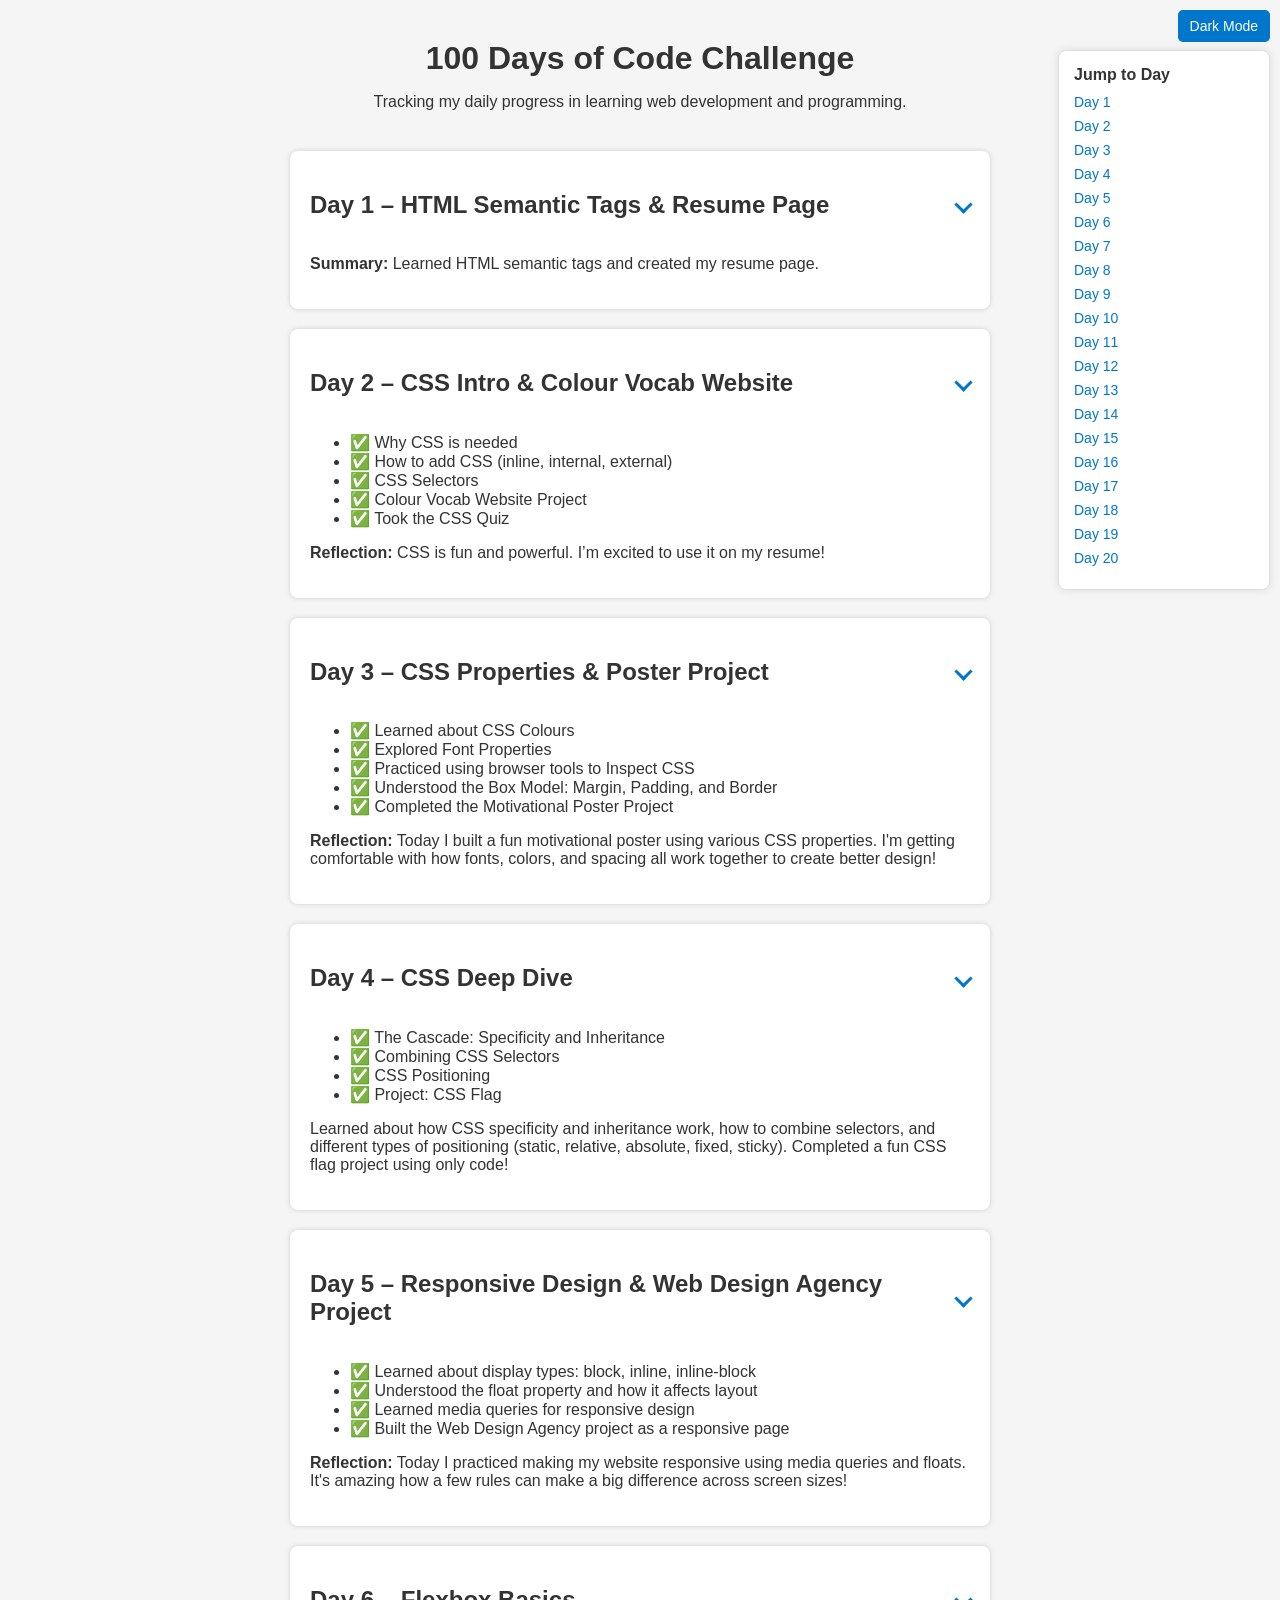
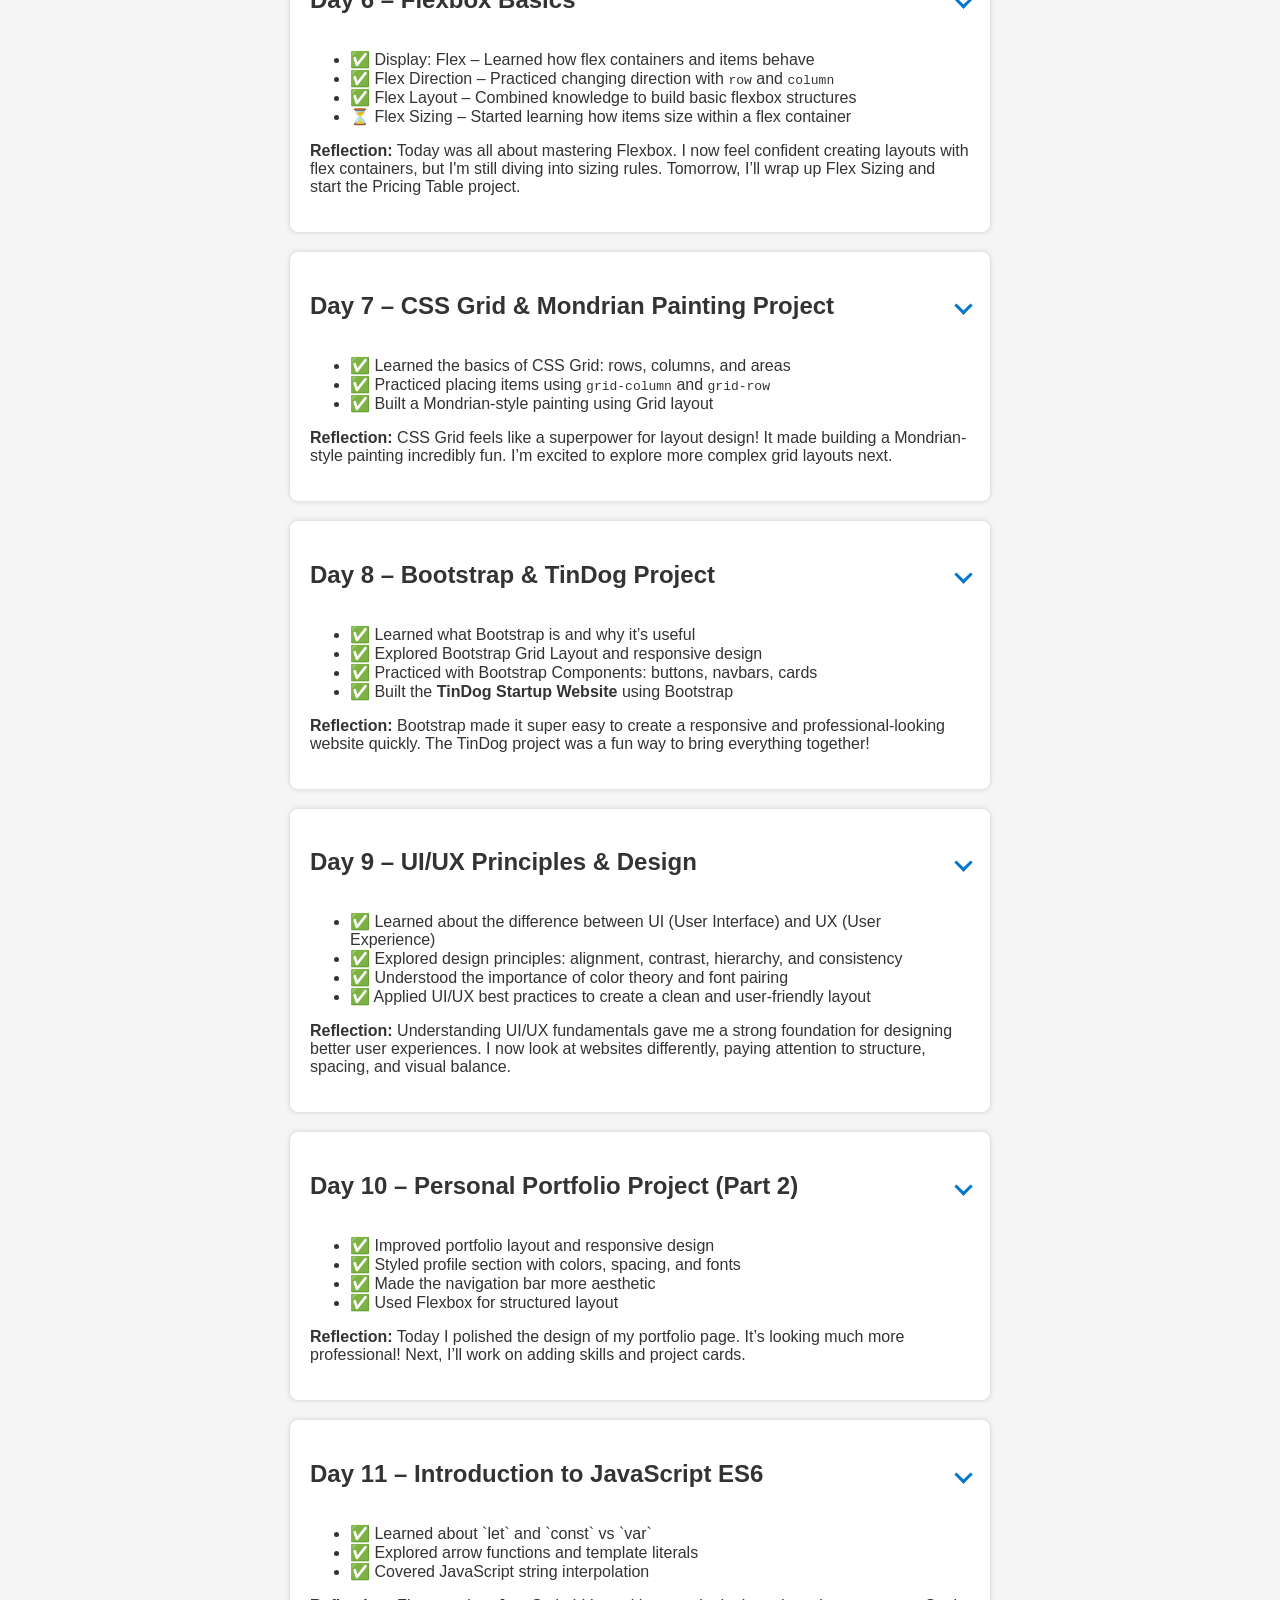
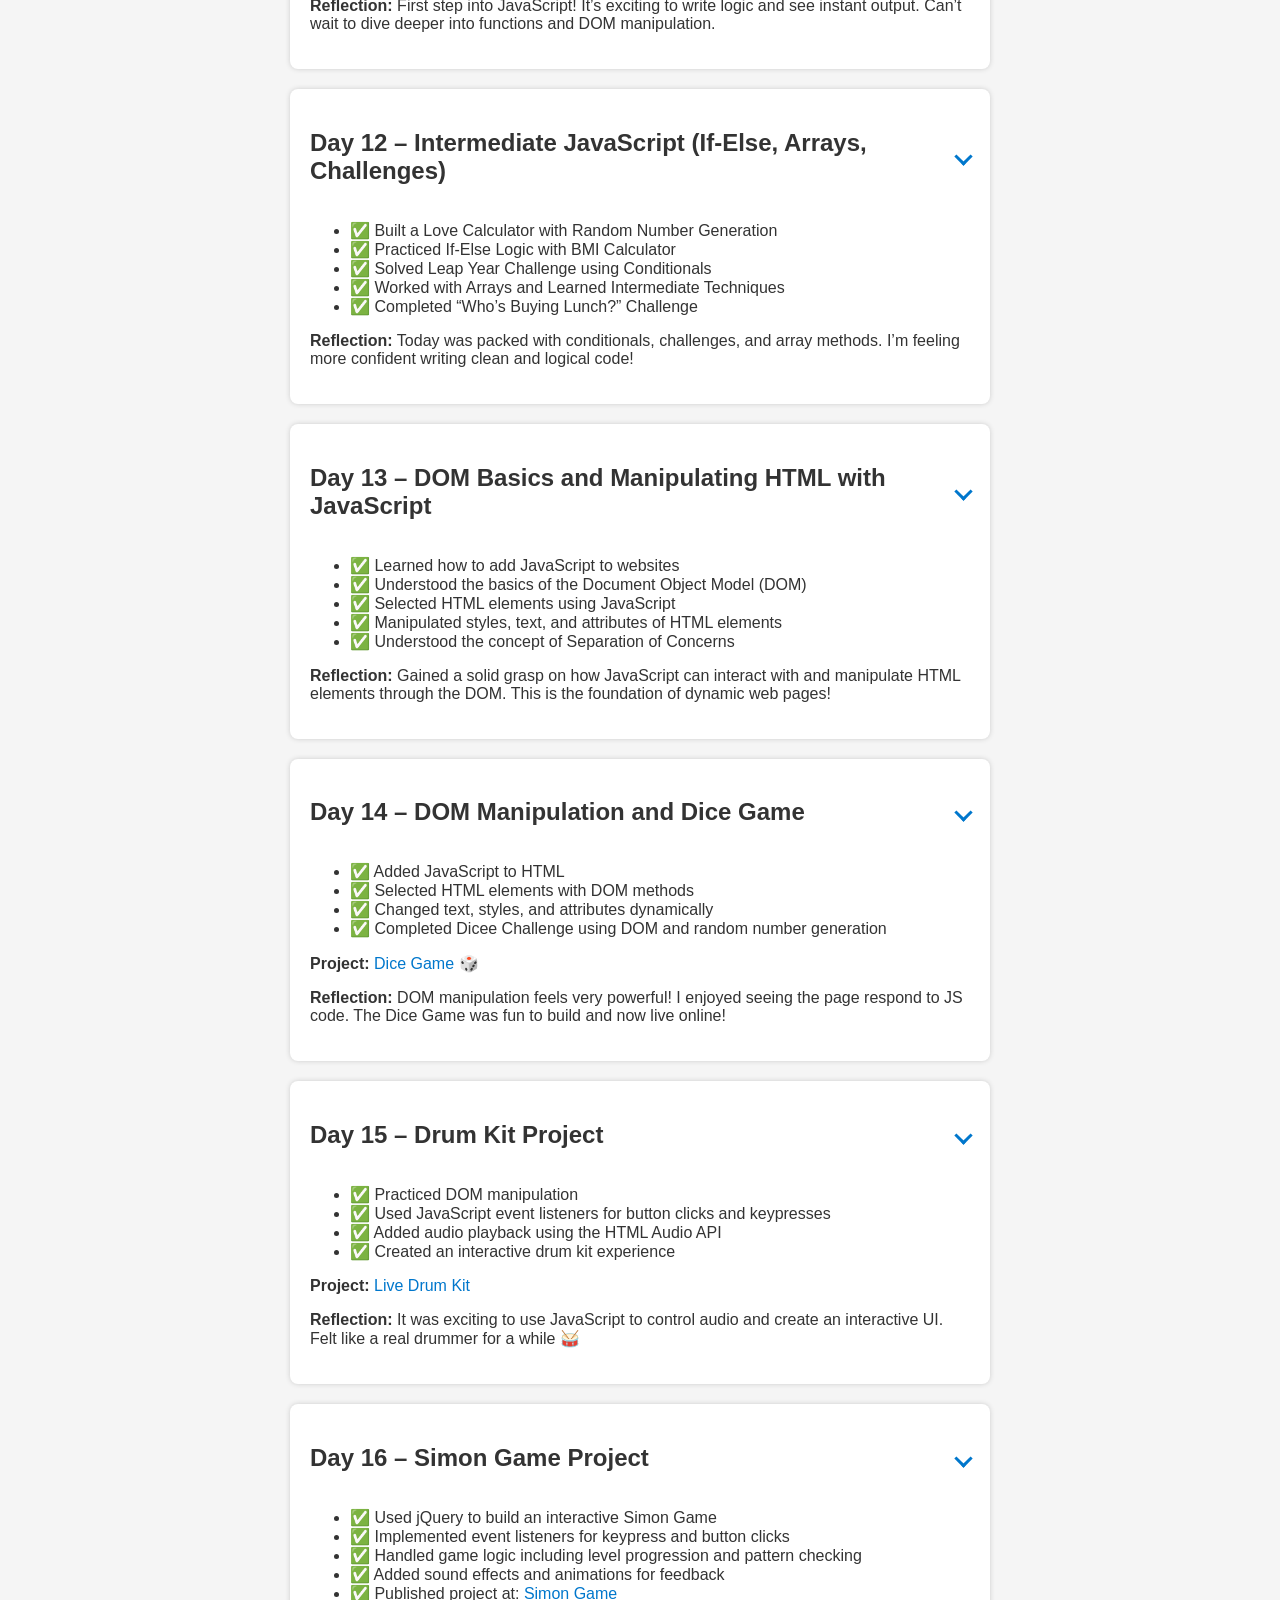
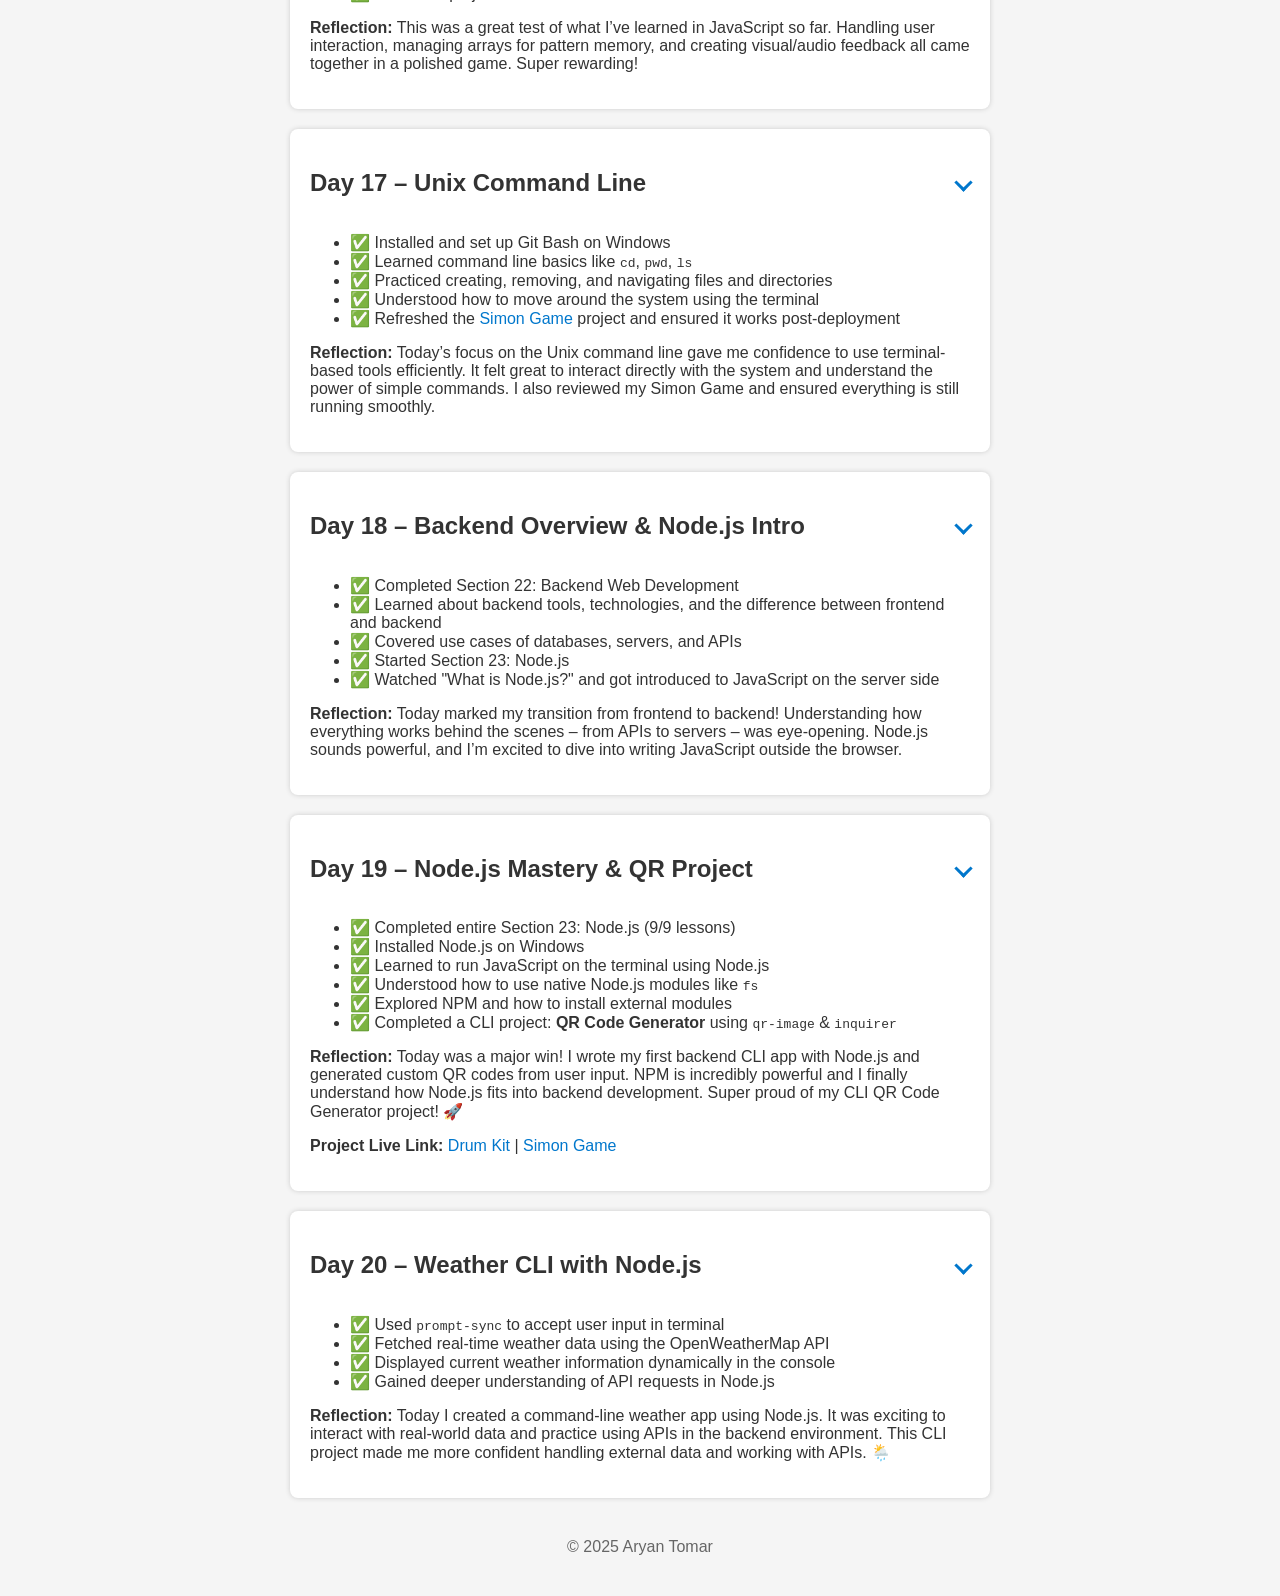
<file: index.html>
<!DOCTYPE html>
<html lang="en">
<head>
  <meta charset="UTF-8" />
  <meta name="viewport" content="width=device-width, initial-scale=1" />
  <title>100 Days of Code - Aryan Tomar</title>
  <style>
    /* Base styles */
    body {
      font-family: Arial, sans-serif;
      max-width: 700px;
      margin: 40px auto;
      padding: 0 20px;
      background: #f5f5f5;
      color: #333;
      transition: background 0.3s, color 0.3s;
    }

    header {
      text-align: center;
      margin-bottom: 40px;
    }

    a {
      color: #0077cc;
      text-decoration: none;
    }
    a:hover {
      text-decoration: underline;
    }

    h1 {
      margin-bottom: 10px;
    }

    /* Section styling */
    section {
      background: white;
      padding: 20px;
      border-radius: 8px;
      box-shadow: 0 0 5px #ccc;
      margin-bottom: 20px;
      transition: background 0.3s, color 0.3s;
    }

    hr {
      margin: 40px 0;
      border: none;
      border-top: 1px solid #ccc;
      transition: border-color 0.3s;
    }

    footer {
      text-align: center;
      margin-top: 40px;
      color: #666;
      transition: color 0.3s;
    }

    /* Collapsible day content */
    .day-content {
      max-height: 1000px; /* big enough for content */
      overflow: hidden;
      transition: max-height 0.4s ease;
    }

    .day-content.collapsed {
      max-height: 0;
      padding: 0;
      margin: 0;
      overflow: hidden;
      transition: max-height 0.4s ease;
    }

    /* Clickable day header */
    .day-header {
      cursor: pointer;
      user-select: none;
      display: flex;
      justify-content: space-between;
      align-items: center;
    }

    .day-header:hover {
      color: #0077cc;
    }

    /* Arrow for toggle */
    .arrow {
      border: solid #0077cc;
      border-width: 0 3px 3px 0;
      display: inline-block;
      padding: 5px;
      transform: rotate(45deg);
      transition: transform 0.3s ease;
      margin-left: 10px;
    }

    .collapsed .arrow {
      transform: rotate(-45deg);
    }

    /* Sidebar navigation */
    nav {
      position: fixed;
      top: 50px;
      right: 10px;
      width: 180px;
      background: #fff;
      border: 1px solid #ddd;
      border-radius: 8px;
      box-shadow: 0 0 10px rgba(0,0,0,0.1);
      padding: 15px;
      font-size: 14px;
      max-height: 80vh;
      overflow-y: auto;
      transition: background 0.3s, color 0.3s, border-color 0.3s;
    }

    nav h3 {
      margin-top: 0;
      font-size: 16px;
      margin-bottom: 10px;
    }

    nav a {
      display: block;
      margin-bottom: 8px;
      color: #0077cc;
    }
    nav a:hover {
      text-decoration: underline;
    }

    /* Dark mode styles */
    body.dark {
      background: #121212;
      color: #e0e0e0;
    }
    body.dark section {
      background: #1e1e1e;
      color: #e0e0e0;
      box-shadow: 0 0 10px #222;
    }
    body.dark hr {
      border-top-color: #444;
    }
    body.dark footer {
      color: #888;
    }
    body.dark nav {
      background: #222;
      border-color: #444;
      color: #ccc;
    }
    body.dark nav a {
      color: #66aaff;
    }
    body.dark nav a:hover {
      text-decoration: underline;
    }
    body.dark .day-header:hover {
      color: #66aaff;
    }
    body.dark .arrow {
      border-color: #66aaff;
    }

    /* Dark mode toggle button */
    #darkModeToggle {
      position: fixed;
      top: 10px;
      right: 10px;
      background: #0077cc;
      border: none;
      color: white;
      padding: 8px 12px;
      font-size: 14px;
      border-radius: 5px;
      cursor: pointer;
      transition: background 0.3s;
      z-index: 1000;
    }
    #darkModeToggle:hover {
      background: #005fa3;
    }

    /* Responsive adjustments */
    @media (max-width: 800px) {
      nav {
        position: static;
        width: 100%;
        max-height: none;
        margin-bottom: 20px;
        border: none;
        box-shadow: none;
        padding: 0;
      }
      #darkModeToggle {
        position: static;
        margin-bottom: 20px;
      }
      body {
        max-width: 95%;
        margin: 20px auto;
        padding: 0 10px;
      }
    }
  </style>
</head>
<body>
  <button id="darkModeToggle" aria-pressed="false">Dark Mode</button>

  <header>
    <h1>100 Days of Code Challenge</h1>
    <p>Tracking my daily progress in learning web development and programming.</p>
  </header>

  <nav aria-label="Day navigation">
    <h3>Jump to Day</h3>
    <a href="#day1">Day 1</a>
    <a href="#day2">Day 2</a>
    <a href="#day3">Day 3</a>
    <a href="#day4">Day 4</a>
    <a href="#day5">Day 5</a>
    <a href="#day6">Day 6</a>
    <a href="#day7">Day 7</a>
    <a href="#day8">Day 8</a>
    <a href="#day9">Day 9</a>
    <a href="#day10">Day 10</a>
    <a href="#day11">Day 11</a>
    <a href="#day12">Day 12</a>
    <a href="#day13">Day 13</a>
    <a href="#day14">Day 14</a>
    <a href="#day15">Day 15</a>
    <a href="#day16">Day 16</a>
    <a href="#day17">Day 17</a>
    <a href="#day18">Day 18</a>
    <a href="#day19">Day 19</a>
    <a href="#day20">Day 20</a>
  </nav>

  <section id="day1">
    <div class="day-header" tabindex="0" role="button" aria-expanded="true" aria-controls="content-day1">
      <h2>Day 1 – HTML Semantic Tags & Resume Page</h2>
      <span class="arrow"></span>
    </div>
    <div class="day-content" id="content-day1">
      <p><strong>Summary:</strong> Learned HTML semantic tags and created my resume page.</p>
    </div>
  </section>

  <section id="day2">
    <div class="day-header" tabindex="0" role="button" aria-expanded="true" aria-controls="content-day2">
      <h2>Day 2 – CSS Intro & Colour Vocab Website</h2>
      <span class="arrow"></span>
    </div>
    <div class="day-content" id="content-day2">
      <ul>
        <li>✅ Why CSS is needed</li>
        <li>✅ How to add CSS (inline, internal, external)</li>
        <li>✅ CSS Selectors</li>
        <li>✅ Colour Vocab Website Project</li>
        <li>✅ Took the CSS Quiz</li>
      </ul>
      <p><strong>Reflection:</strong> CSS is fun and powerful. I’m excited to use it on my resume!</p>
    </div>
  </section>

  <section id="day3">
    <div class="day-header" tabindex="0" role="button" aria-expanded="true" aria-controls="content-day3">
      <h2>Day 3 – CSS Properties & Poster Project</h2>
      <span class="arrow"></span>
    </div>
    <div class="day-content" id="content-day3">
      <ul>
        <li>✅ Learned about CSS Colours</li>
        <li>✅ Explored Font Properties</li>
        <li>✅ Practiced using browser tools to Inspect CSS</li>
        <li>✅ Understood the Box Model: Margin, Padding, and Border</li>
        <li>✅ Completed the Motivational Poster Project</li>
      </ul>
      <p><strong>Reflection:</strong> Today I built a fun motivational poster using various CSS properties. I'm getting comfortable with how fonts, colors, and spacing all work together to create better design!</p>
    </div>
  </section>

  <section id="day4">
    <div class="day-header" tabindex="0" role="button" aria-expanded="true" aria-controls="content-day4">
      <h2>Day 4 – CSS Deep Dive</h2>
      <span class="arrow"></span>
    </div>
    <div class="day-content" id="content-day4">
      <ul>
        <li>✅ The Cascade: Specificity and Inheritance</li>
        <li>✅ Combining CSS Selectors</li>
        <li>✅ CSS Positioning</li>
        <li>✅ Project: CSS Flag</li>
      </ul>
      <p>
        Learned about how CSS specificity and inheritance work, how to combine selectors, and different types of positioning (static, relative, absolute, fixed, sticky). Completed a fun CSS flag project using only code!
      </p>
    </div>
  </section>

  <section id="day5">
  <div class="day-header" tabindex="0" role="button" aria-expanded="true" aria-controls="content-day5">
    <h2>Day 5 – Responsive Design & Web Design Agency Project</h2>
    <span class="arrow"></span>
  </div>
  <div class="day-content" id="content-day5">
    <ul>
      <li>✅ Learned about display types: block, inline, inline-block</li>
      <li>✅ Understood the float property and how it affects layout</li>
      <li>✅ Learned media queries for responsive design</li>
      <li>✅ Built the Web Design Agency project as a responsive page</li>
    </ul>
    <p><strong>Reflection:</strong> Today I practiced making my website responsive using media queries and floats. It's amazing how a few rules can make a big difference across screen sizes!</p>
  </div>
</section>

<section id="day6">
  <div class="day-header" tabindex="0" role="button" aria-expanded="true" aria-controls="content-day6">
    <h2>Day 6 – Flexbox Basics</h2>
    <span class="arrow"></span>
  </div>
  <div class="day-content" id="content-day6">
    <ul>
      <li>✅ Display: Flex – Learned how flex containers and items behave</li>
      <li>✅ Flex Direction – Practiced changing direction with <code>row</code> and <code>column</code></li>
      <li>✅ Flex Layout – Combined knowledge to build basic flexbox structures</li>
      <li>⏳ Flex Sizing – Started learning how items size within a flex container</li>
    </ul>
    <p><strong>Reflection:</strong> Today was all about mastering Flexbox. I now feel confident creating layouts with flex containers, but I'm still diving into sizing rules. Tomorrow, I’ll wrap up Flex Sizing and start the Pricing Table project.</p>
  </div>
</section>

  <section id="day7">
  <div class="day-header" tabindex="0" role="button" aria-expanded="true" aria-controls="content-day7">
    <h2>Day 7 – CSS Grid & Mondrian Painting Project</h2>
    <span class="arrow"></span>
  </div>
  <div class="day-content" id="content-day7">
    <ul>
      <li>✅ Learned the basics of CSS Grid: rows, columns, and areas</li>
      <li>✅ Practiced placing items using <code>grid-column</code> and <code>grid-row</code></li>
      <li>✅ Built a Mondrian-style painting using Grid layout</li>
    </ul>
    <p><strong>Reflection:</strong> CSS Grid feels like a superpower for layout design! It made building a Mondrian-style painting incredibly fun. I’m excited to explore more complex grid layouts next.</p>
  </div>
</section>

  <section id="day8">
  <div class="day-header" tabindex="0" role="button" aria-expanded="true" aria-controls="content-day8">
    <h2>Day 8 – Bootstrap & TinDog Project</h2>
    <span class="arrow"></span>
  </div>
  <div class="day-content" id="content-day8">
    <ul>
      <li>✅ Learned what Bootstrap is and why it’s useful</li>
      <li>✅ Explored Bootstrap Grid Layout and responsive design</li>
      <li>✅ Practiced with Bootstrap Components: buttons, navbars, cards</li>
      <li>✅ Built the <strong>TinDog Startup Website</strong> using Bootstrap</li>
    </ul>
    <p><strong>Reflection:</strong> Bootstrap made it super easy to create a responsive and professional-looking website quickly. The TinDog project was a fun way to bring everything together!</p>
  </div>
</section>

  <section id="day9">
  <div class="day-header" tabindex="0" role="button" aria-expanded="true" aria-controls="content-day9">
    <h2>Day 9 – UI/UX Principles & Design</h2>
    <span class="arrow"></span>
  </div>
  <div class="day-content" id="content-day9">
    <ul>
      <li>✅ Learned about the difference between UI (User Interface) and UX (User Experience)</li>
      <li>✅ Explored design principles: alignment, contrast, hierarchy, and consistency</li>
      <li>✅ Understood the importance of color theory and font pairing</li>
      <li>✅ Applied UI/UX best practices to create a clean and user-friendly layout</li>
    </ul>
    <p><strong>Reflection:</strong> Understanding UI/UX fundamentals gave me a strong foundation for designing better user experiences. I now look at websites differently, paying attention to structure, spacing, and visual balance.</p>
  </div>
</section>

  <section id="day10">
  <div class="day-header" tabindex="0" role="button" aria-expanded="true" aria-controls="content-day10">
    <h2>Day 10 – Personal Portfolio Project (Part 2)</h2>
    <span class="arrow"></span>
  </div>
  <div class="day-content" id="content-day10">
    <ul>
      <li>✅ Improved portfolio layout and responsive design</li>
      <li>✅ Styled profile section with colors, spacing, and fonts</li>
      <li>✅ Made the navigation bar more aesthetic</li>
      <li>✅ Used Flexbox for structured layout</li>
    </ul>
    <p><strong>Reflection:</strong> Today I polished the design of my portfolio page. It’s looking much more professional! Next, I’ll work on adding skills and project cards.</p>
  </div>
</section>

<section id="day11">
  <div class="day-header" tabindex="0" role="button" aria-expanded="true" aria-controls="content-day11">
    <h2>Day 11 – Introduction to JavaScript ES6</h2>
    <span class="arrow"></span>
  </div>
  <div class="day-content" id="content-day11">
    <ul>
      <li>✅ Learned about `let` and `const` vs `var`</li>
      <li>✅ Explored arrow functions and template literals</li>
      <li>✅ Covered JavaScript string interpolation</li>
    </ul>
    <p><strong>Reflection:</strong> First step into JavaScript! It’s exciting to write logic and see instant output. Can’t wait to dive deeper into functions and DOM manipulation.</p>
  </div>
</section>

  <section id="day12">
  <div class="day-header" tabindex="0" role="button" aria-expanded="true" aria-controls="content-day12">
    <h2>Day 12 – Intermediate JavaScript (If-Else, Arrays, Challenges)</h2>
    <span class="arrow"></span>
  </div>
  <div class="day-content" id="content-day12">
    <ul>
      <li>✅ Built a Love Calculator with Random Number Generation</li>
      <li>✅ Practiced If-Else Logic with BMI Calculator</li>
      <li>✅ Solved Leap Year Challenge using Conditionals</li>
      <li>✅ Worked with Arrays and Learned Intermediate Techniques</li>
      <li>✅ Completed “Who’s Buying Lunch?” Challenge</li>
    </ul>
    <p><strong>Reflection:</strong> Today was packed with conditionals, challenges, and array methods. I’m feeling more confident writing clean and logical code!</p>
  </div>
</section>

<section id="day13">
  <div class="day-header" tabindex="0" role="button" aria-expanded="true" aria-controls="content-day13">
    <h2>Day 13 – DOM Basics and Manipulating HTML with JavaScript</h2>
    <span class="arrow"></span>
  </div>
  <div class="day-content" id="content-day13">
    <ul>
      <li>✅ Learned how to add JavaScript to websites</li>
      <li>✅ Understood the basics of the Document Object Model (DOM)</li>
      <li>✅ Selected HTML elements using JavaScript</li>
      <li>✅ Manipulated styles, text, and attributes of HTML elements</li>
      <li>✅ Understood the concept of Separation of Concerns</li>
    </ul>
    <p><strong>Reflection:</strong> Gained a solid grasp on how JavaScript can interact with and manipulate HTML elements through the DOM. This is the foundation of dynamic web pages!</p>
  </div>
</section>

<section id="day14">
  <div class="day-header" tabindex="0" role="button" aria-expanded="true" aria-controls="content-day14">
    <h2>Day 14 – DOM Manipulation and Dice Game</h2>
    <span class="arrow"></span>
  </div>
  <div class="day-content" id="content-day14">
    <ul>
      <li>✅ Added JavaScript to HTML</li>
      <li>✅ Selected HTML elements with DOM methods</li>
      <li>✅ Changed text, styles, and attributes dynamically</li>
      <li>✅ Completed Dicee Challenge using DOM and random number generation</li>
    </ul>
    <p><strong>Project:</strong> <a href="https://aryantomar02.github.io/Dice-game/" target="_blank">Dice Game</a> 🎲</p>
    <p><strong>Reflection:</strong> DOM manipulation feels very powerful! I enjoyed seeing the page respond to JS code. The Dice Game was fun to build and now live online!</p>
  </div>
</section>


  <section id="day15">
  <div class="day-header" tabindex="0" role="button" aria-expanded="true" aria-controls="content-day15">
    <h2>Day 15 – Drum Kit Project</h2>
    <span class="arrow"></span>
  </div>
  <div class="day-content" id="content-day15">
    <ul>
      <li>✅ Practiced DOM manipulation</li>
      <li>✅ Used JavaScript event listeners for button clicks and keypresses</li>
      <li>✅ Added audio playback using the HTML Audio API</li>
      <li>✅ Created an interactive drum kit experience</li>
    </ul>
    <p><strong>Project:</strong> <a href="https://aryantomar02.github.io/Drum-Kit/" target="_blank">Live Drum Kit</a></p>
    <p><strong>Reflection:</strong> It was exciting to use JavaScript to control audio and create an interactive UI. Felt like a real drummer for a while 🥁</p>
  </div>
</section>

<section id="day16">
  <div class="day-header" tabindex="0" role="button" aria-expanded="true" aria-controls="content-day16">
    <h2>Day 16 – Simon Game Project</h2>
    <span class="arrow"></span>
  </div>
  <div class="day-content" id="content-day16">
    <ul>
      <li>✅ Used jQuery to build an interactive Simon Game</li>
      <li>✅ Implemented event listeners for keypress and button clicks</li>
      <li>✅ Handled game logic including level progression and pattern checking</li>
      <li>✅ Added sound effects and animations for feedback</li>
      <li>✅ Published project at: <a href="https://aryantomar02.github.io/Simon_Game/" target="_blank">Simon Game</a></li>
    </ul>
    <p><strong>Reflection:</strong> This was a great test of what I’ve learned in JavaScript so far. Handling user interaction, managing arrays for pattern memory, and creating visual/audio feedback all came together in a polished game. Super rewarding!</p>
  </div>
</section>


<section id="day17">
  <div class="day-header" tabindex="0" role="button" aria-expanded="true" aria-controls="content-day17">
    <h2>Day 17 – Unix Command Line</h2>
    <span class="arrow"></span>
  </div>
  <div class="day-content" id="content-day17">
    <ul>
      <li>✅ Installed and set up Git Bash on Windows</li>
      <li>✅ Learned command line basics like <code>cd</code>, <code>pwd</code>, <code>ls</code></li>
      <li>✅ Practiced creating, removing, and navigating files and directories</li>
      <li>✅ Understood how to move around the system using the terminal</li>
      <li>✅ Refreshed the <a href="https://aryantomar02.github.io/Simon_Game/" target="_blank">Simon Game</a> project and ensured it works post-deployment</li>
    </ul>
    <p><strong>Reflection:</strong> Today’s focus on the Unix command line gave me confidence to use terminal-based tools efficiently. It felt great to interact directly with the system and understand the power of simple commands. I also reviewed my Simon Game and ensured everything is still running smoothly.</p>
  </div>
</section>


  <section id="day18">
  <div class="day-header" tabindex="0" role="button" aria-expanded="true" aria-controls="content-day18">
    <h2>Day 18 – Backend Overview & Node.js Intro</h2>
    <span class="arrow"></span>
  </div>
  <div class="day-content" id="content-day18">
    <ul>
      <li>✅ Completed Section 22: Backend Web Development</li>
      <li>✅ Learned about backend tools, technologies, and the difference between frontend and backend</li>
      <li>✅ Covered use cases of databases, servers, and APIs</li>
      <li>✅ Started Section 23: Node.js</li>
      <li>✅ Watched "What is Node.js?" and got introduced to JavaScript on the server side</li>
    </ul>
    <p><strong>Reflection:</strong> Today marked my transition from frontend to backend! Understanding how everything works behind the scenes – from APIs to servers – was eye-opening. Node.js sounds powerful, and I’m excited to dive into writing JavaScript outside the browser.</p>
  </div>
</section>


  <section id="day19">
  <div class="day-header" tabindex="0" role="button" aria-expanded="true" aria-controls="content-day19">
    <h2>Day 19 – Node.js Mastery & QR Project</h2>
    <span class="arrow"></span>
  </div>
  <div class="day-content" id="content-day19">
    <ul>
      <li>✅ Completed entire Section 23: Node.js (9/9 lessons)</li>
      <li>✅ Installed Node.js on Windows</li>
      <li>✅ Learned to run JavaScript on the terminal using Node.js</li>
      <li>✅ Understood how to use native Node.js modules like <code>fs</code></li>
      <li>✅ Explored NPM and how to install external modules</li>
      <li>✅ Completed a CLI project: <strong>QR Code Generator</strong> using <code>qr-image</code> & <code>inquirer</code></li>
    </ul>
    <p><strong>Reflection:</strong> Today was a major win! I wrote my first backend CLI app with Node.js and generated custom QR codes from user input. NPM is incredibly powerful and I finally understand how Node.js fits into backend development. Super proud of my CLI QR Code Generator project! 🚀</p>
    <p><strong>Project Live Link:</strong> <a href="https://aryantomar02.github.io/Drum-Kit/" target="_blank">Drum Kit</a> | <a href="https://aryantomar02.github.io/Simon_Game/" target="_blank">Simon Game</a></p>
  </div>
</section>


  <section id="day20">
  <div class="day-header" tabindex="0" role="button" aria-expanded="true" aria-controls="content-day20">
    <h2>Day 20 – Weather CLI with Node.js</h2>
    <span class="arrow"></span>
  </div>
  <div class="day-content" id="content-day20">
    <ul>
      <li>✅ Used <code>prompt-sync</code> to accept user input in terminal</li>
      <li>✅ Fetched real-time weather data using the OpenWeatherMap API</li>
      <li>✅ Displayed current weather information dynamically in the console</li>
      <li>✅ Gained deeper understanding of API requests in Node.js</li>
    </ul>
    <p><strong>Reflection:</strong> Today I created a command-line weather app using Node.js. It was exciting to interact with real-world data and practice using APIs in the backend environment. This CLI project made me more confident handling external data and working with APIs. 🌦️</p>
  </div>
</section>


  
  
  <footer>
    <p>&copy; 2025 Aryan Tomar</p>
  </footer>

  <script>
    // Collapsible days
    document.querySelectorAll('.day-header').forEach(header => {
      header.addEventListener('click', () => {
        const content = header.nextElementSibling;
        const isCollapsed = content.classList.contains('collapsed');

        if (isCollapsed) {
          content.classList.remove('collapsed');
          header.setAttribute('aria-expanded', 'true');
          header.querySelector('.arrow').style.transform = 'rotate(45deg)';
        } else {
          content.classList.add('collapsed');
          header.setAttribute('aria-expanded', 'false');
          header.querySelector('.arrow').style.transform = 'rotate(-45deg)';
        }
      });

      // Allow keyboard toggling (Enter and Space)
      header.addEventListener('keydown', (e) => {
        if (e.key === 'Enter' || e.key === ' ') {
          e.preventDefault();
          header.click();
        }
      });
    });

    // Dark mode toggle
    const darkModeToggle = document.getElementById('darkModeToggle');
    const body = document.body;

    // Check localStorage for theme preference
    if (localStorage.getItem('darkMode') === 'enabled') {
      body.classList.add('dark');
      darkModeToggle.textContent = 'Light Mode';
      darkModeToggle.setAttribute('aria-pressed', 'true');
    }

    darkModeToggle.addEventListener('click', () => {
      if (body.classList.contains('dark')) {
        body.classList.remove('dark');
        darkModeToggle.textContent = 'Dark Mode';
        darkModeToggle.setAttribute('aria-pressed', 'false');
        localStorage.setItem('darkMode', 'disabled');
      } else {
        body.classList.add('dark');
        darkModeToggle.textContent = 'Light Mode';
        darkModeToggle.setAttribute('aria-pressed', 'true');
        localStorage.setItem('darkMode', 'enabled');
      }
    });

    // Smooth scrolling for nav links
    document.querySelectorAll('nav a').forEach(link => {
      link.addEventListener('click', e => {
        e.preventDefault();
        const targetId = link.getAttribute('href').substring(1);
        const target = document.getElementById(targetId);
        if (target) {
          target.scrollIntoView({ behavior: 'smooth' });
        }
      });
    });
  </script>
</body>
</html>
</file>
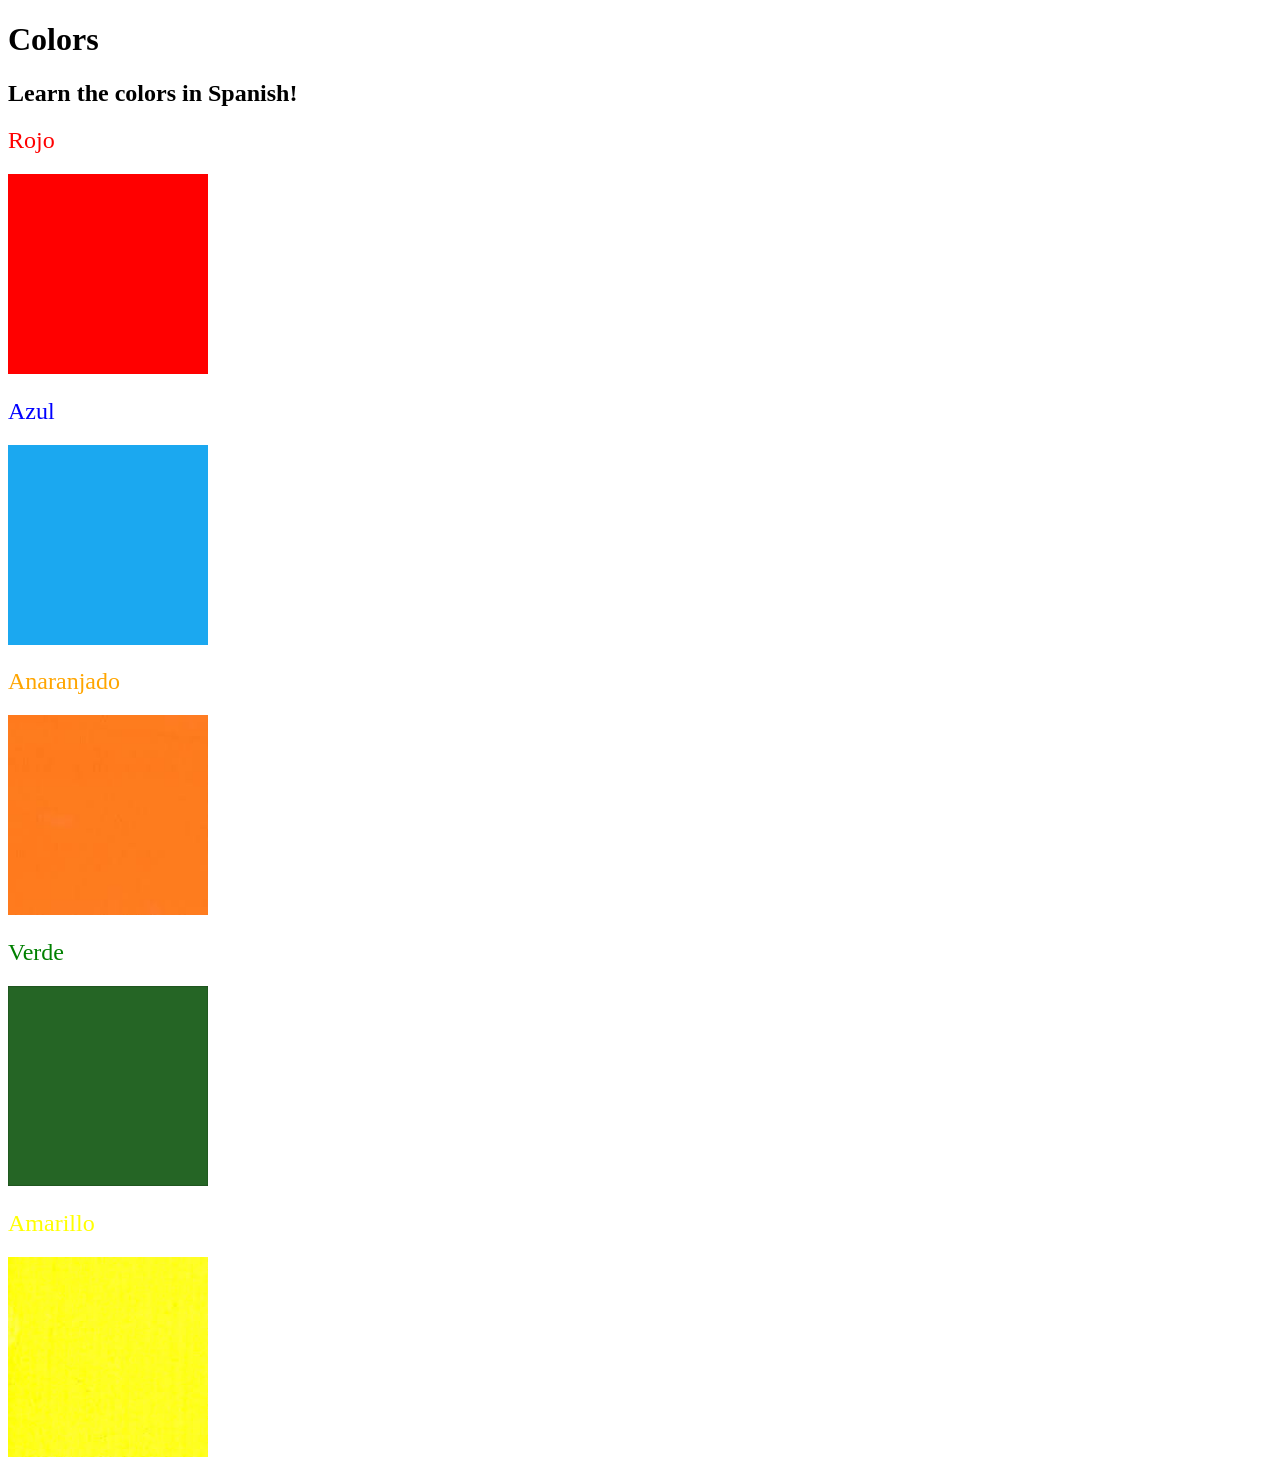
<file: Day02-CSS-Intro/index.html>
<!DOCTYPE html>
<html lang="en">
  <head>
    <meta charset="UTF-8" />
    <title>Spanish Vocabulary</title>
    <link rel="stylesheet" href="./style.css" />
  </head>

  <body>
    <h1>Colors</h1>
    <h2>Learn the colors in Spanish!</h2>
    <h2 class="color-title" id="red">Rojo</h2>
    <img src="./assets/images/red.png" alt="red" />

    <h2 class="color-title" id="blue">Azul</h2>
    <img src="./assets/images/blue.png" alt="blue" />

    <h2 class="color-title" id="orange">Anaranjado</h2>
    <img src="./assets/images/orange.png" alt="orange" />

    <h2 class="color-title" id="green">Verde</h2>
    <img src="./assets/images/green.png" alt="green" />

    <h2 class="color-title" id="yellow">Amarillo</h2>
    <img src="./assets/images/yellow.png" alt="yellow" />
  </body>
</html>
</file>
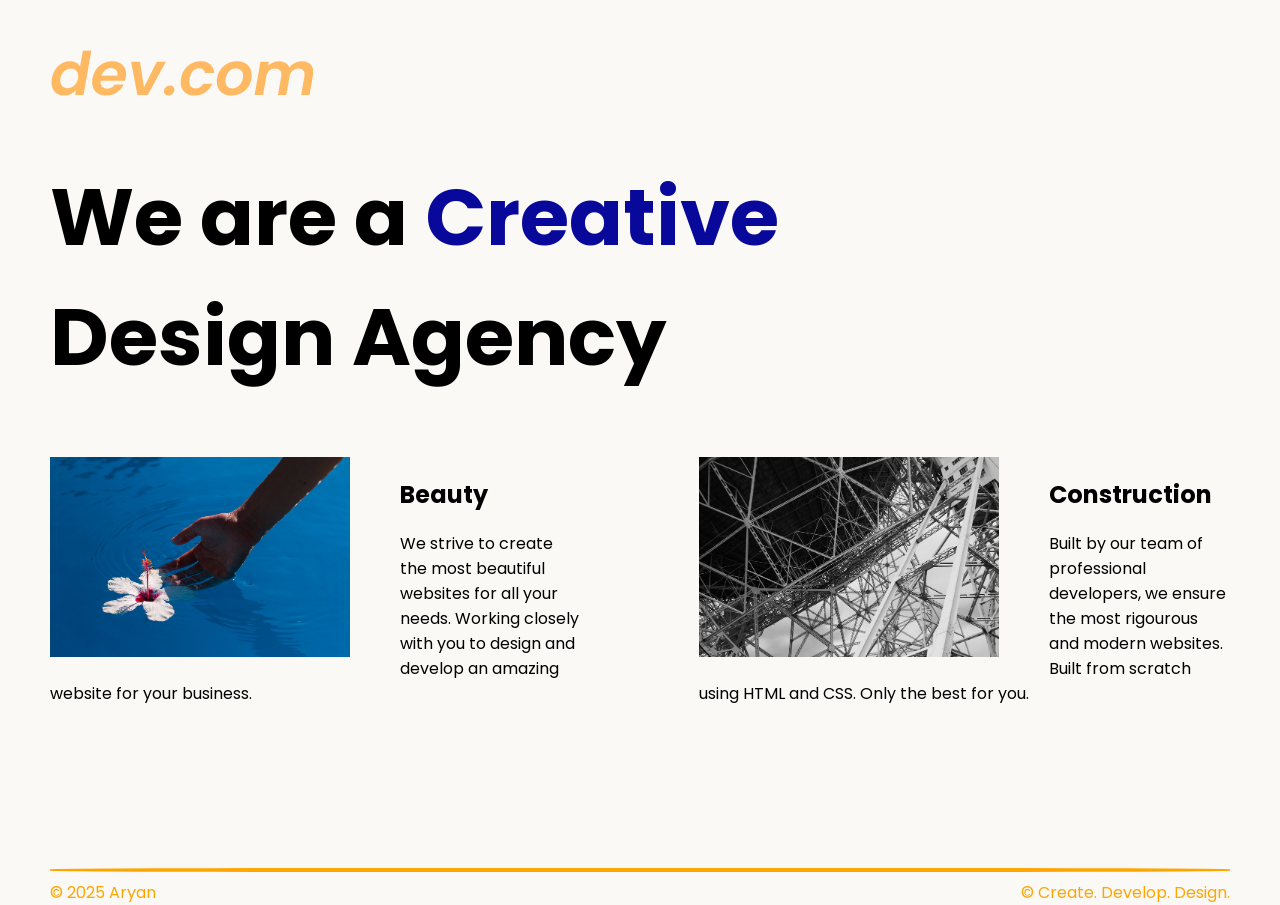
<file: Day05-Responsive-Design/index.html>
<!DOCTYPE html>
<html lang="en">

<head>
  <meta charset="UTF-8">
  <meta name="viewport" content="width=device-width, initial-scale=1.0">
  <title>Agency</title>
  <link rel="stylesheet" href="./style.css">
  <link rel="preconnect" href="https://fonts.googleapis.com">
  <link rel="preconnect" href="https://fonts.gstatic.com" crossorigin>
  <link href="https://fonts.googleapis.com/css2?family=Poppins:wght@400;700&display=swap" rel="stylesheet">
</head>

<body>
  <div class="main">
    <img class="logo" src="./assets/images/logo.png" alt="logo">
    <h1>We are a <span>Creative</span> Design Agency</h1>
    <div class="left card"><img class="tile-image" src="./assets/images/beautiful.jpg" alt="hand and flower in water">
      <h2 class="card-title">Beauty</h2>
      <p class="card-text">We strive to create the most beautiful websites for all your needs. Working closely with you
        to
        design and
        develop an amazing website for your business.</p>
    </div>

    <div class="right card"><img class="tile-image" src="./assets/images/construction.jpg" alt="metal structure">
      <h2 class="card-title">Construction</h2>
      <p>Built by our team of professional developers, we ensure the most rigourous and modern websites. Built from
        scratch using HTML and CSS. Only the best for you.</p>
    </div>

  </div>

  <footer>
    <hr class="line"/>
    <div id="div1">
      <p>&copy; 2025 Aryan</p>
    </div>
    <div id="div2">
      <p>&copy; Create. Develop. Design.</p>
    </div>
    
  </footer>

</body>

</html>
</file>
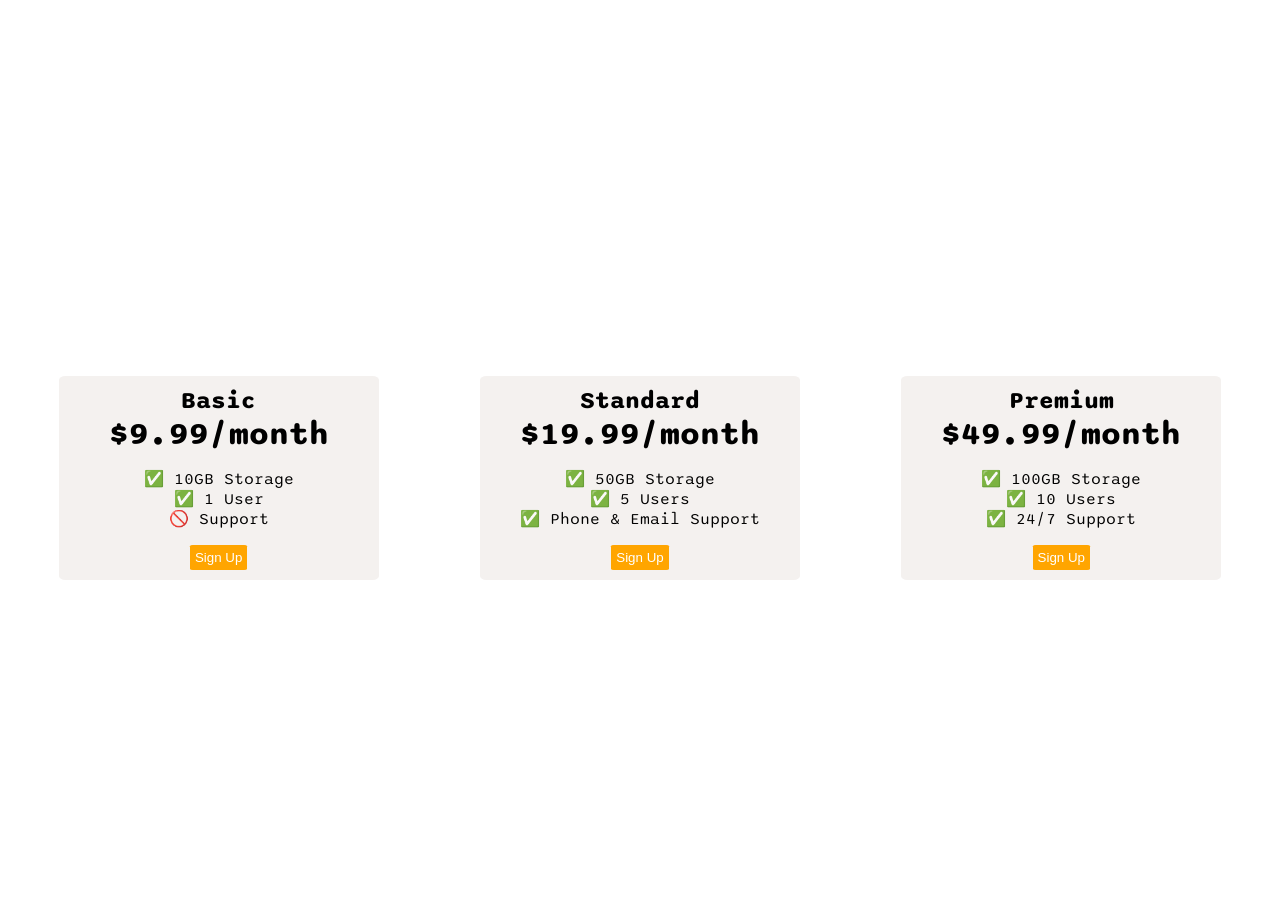
<file: Day06–Flexbox-Basics/index.html>
<!DOCTYPE html>
<html>
  <head>
    <title>Flexbox Pricing Table</title>
    <link rel="preconnect" href="https://fonts.googleapis.com" />
    <link rel="preconnect" href="https://fonts.gstatic.com" crossorigin />
    <link
      href="https://fonts.googleapis.com/css2?family=Sono:wght@400;700&display=swap"
      rel="stylesheet"
    />
    <style>
      body {
        font-family: "Sono", sans-serif;
      }

      .pricing-container{
        display: flex;
        justify-content: space-around;
        flex-wrap: nowrap;
        align-items: center;
        height: 100vh;
      }

      .pricing-plan{
        background-color: rgb(244, 241, 239);
        padding: 10px;
        width: 300px;
        margin-top: 40px;
        text-align: center;
        border-radius: 2%;
      }

      .plan-button{
        color: #fff;
        background-color: orange;
        border-radius: 5%;
        padding: 5px;
        border: none;
      }

      .plan-features{
        list-style-type: none;
        text-align: center;
        padding-left: 0%;
      }

      .plan-price{
        font-size: 2rem;
      }

      .plan-title{
        font-size: 1.5rem;
      }

      /* Hint: What can you do with a media query and flexbox? */
      @media (max-width: 1250px) {
        .pricing-container{
          flex-direction: column;
          margin-top: auto;
          height: 100%;
        }
      }
    </style>
  </head>

  <body>
    <div class="pricing-container">
      <div class="pricing-plan">
        <div class="plan-title"><strong>Basic</strong></div>
        <div class="plan-price"><strong>$9.99/month</strong></div>
        <ul class="plan-features">
          <li>✅ 10GB Storage</li>
          <li>✅ 1 User</li>
          <li>🚫 Support</li>
        </ul>
        <button class="plan-button">Sign Up</button>
      </div>
      <div class="pricing-plan">
        <div class="plan-title"><strong>Standard</strong></div>
        <div class="plan-price"><strong>$19.99/month</strong></div>
        <ul class="plan-features">
          <li>✅ 50GB Storage</li>
          <li>✅ 5 Users</li>
          <li>✅ Phone &amp; Email Support</li>
        </ul>
        <button class="plan-button">Sign Up</button>
      </div>
      <div class="pricing-plan">
        <div class="plan-title"><strong>Premium</strong></div>
        <div class="plan-price"><strong>$49.99/month</strong></div>
        <ul class="plan-features">
          <li>✅ 100GB Storage</li>
          <li>✅ 10 Users</li>
          <li>✅ 24/7 Support</li>
        </ul>
        <button class="plan-button">Sign Up</button>
      </div>
    </div>
  </body>
</html>
</file>
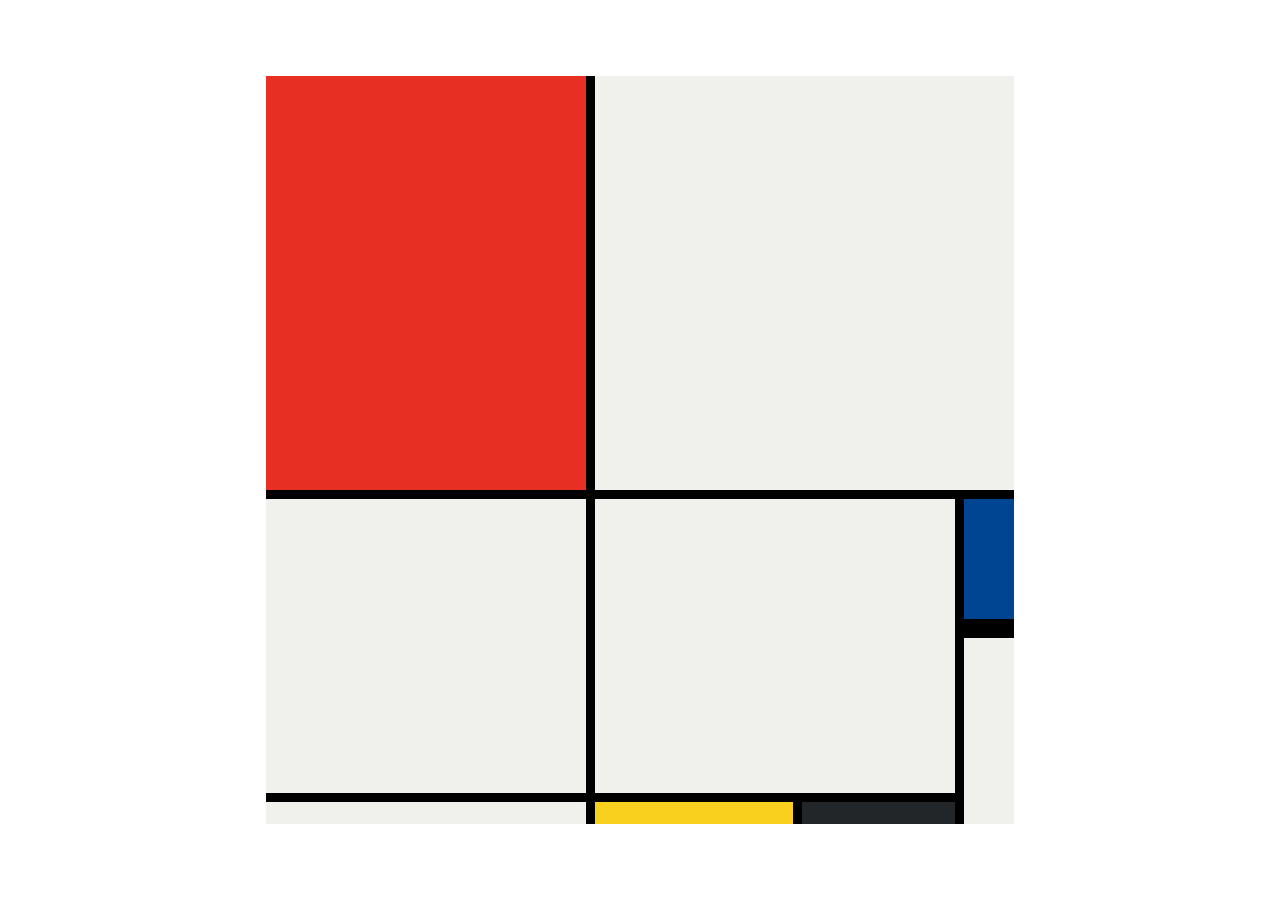
<file: Day07-Grid/index.html>
<!DOCTYPE html>
<html lang="en">

<head>
  <meta charset="UTF-8">
  <meta name="viewport" content="width=device-width, initial-scale=1.0">
  <title>Mondrian Project</title>
  <style>
    /* 
    Write your CSS here 
    Gap Colour: #000
    White: #F0F1EC
    Red: #E72F24
    Black: #232629
    Blue: #004592
    Yellow: #F9D01E

    For dimensions, see dimensions.png image.
    HINT: Remember you can't change the properties of grid lines.
    But grid lines are transparent!
    */
    .container{
      display: grid;
      grid-template-rows: 414px 130px 155px 22px;
      grid-template-columns: 320px 198px 153px 50px;
      gap: 9px ; 
      background-color: #000;
      height: 748px;
      width: 748px;
    }

    body{
      display: flex;
      justify-content: center;
      align-items: center;
      height: 100vh;
      margin: 0%;
      padding: 0%;
    }

    .one{
      background-color: #E72F24;
      grid-row: 1;
      grid-column: 1;
    }

    .two{
      background-color: #F0F1EC;
      grid-column: 2 /5;
    }

    .three{
      background-color: #F0F1EC;
      grid-row: 2/4;
    }

    .four{
      background-color: #F0F1EC;
      grid-area: 2 /2/4/4;
    }

    .five{
      background-color: #004592;
      border-bottom: 10px solid black;
    }

    .six{
      background-color: #F0F1EC;
      grid-row: 3/5;
    }

    .seven{
      background-color: #F0F1EC;
    }

    .eight{
      background-color: #F9D01E;
    }

    .nine{
      background-color: #232629;
    }

  </style>
</head>

<body>
  <!-- Write your HTML here -->
   <div class="container">
    <div class="box one"></div>
    <div class="box two"></div>
    <div class="box three"></div>
    <div class="box four"></div>
    <div class="box five"></div>
    <div class="box six"></div>
    <div class="box seven"></div>
    <div class="box eight"></div>
    <div class="box nine"></div>
   </div>
</body>

</html>
</file>
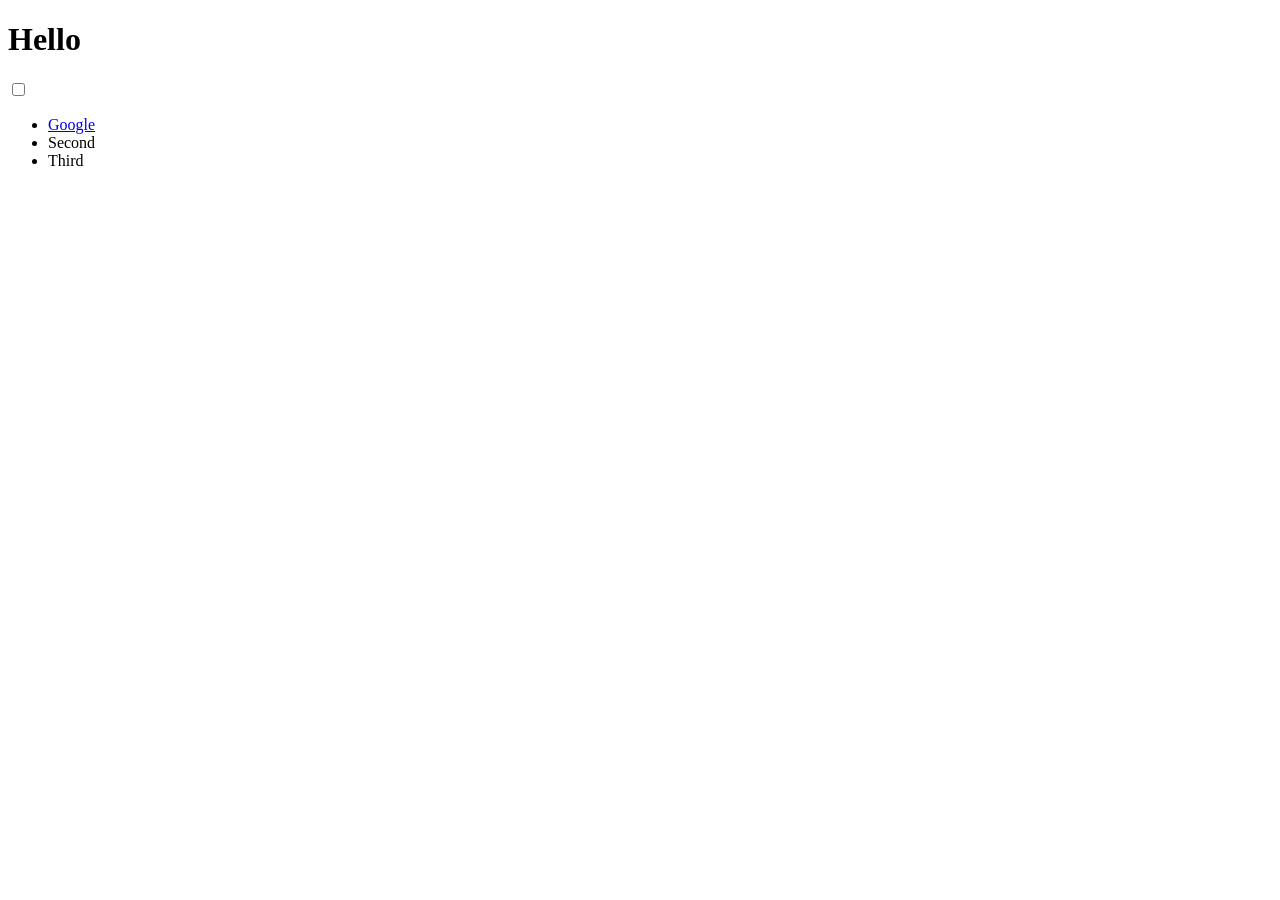
<file: Day13-DOM-and-JS/index.html>
<!DOCTYPE html>
<html lang="en" dir="ltr">

<head>
  <meta charset="utf-8">
  <title>My Website</title>
  <link rel="stylesheet" href="styles.css">

</head>

<body>

  <h1>Hello</h1>

  <input type="checkbox">

  <!-- <button style=":active color:red;">Click Me</button> -->

  <ul id="list">
    <li class="list">
      <a href="https://www.google.com">Google</a>
    </li>
    <li class="list">Second</li>
    <li class="list">Third</li>
  </ul>

</body>

</html>
</file>
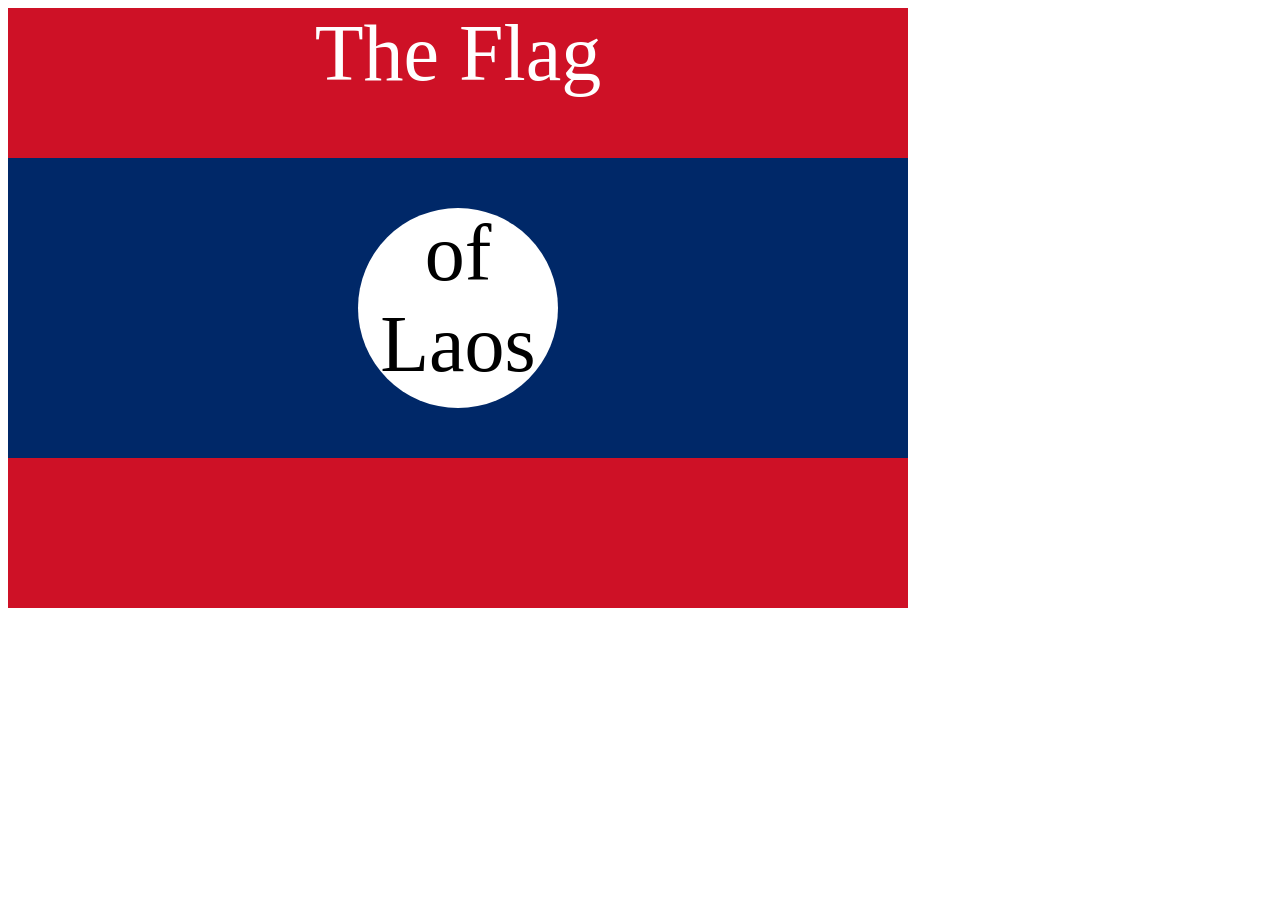
<file: Day04-CSS-Flag/Day04-CSS-Flag/index.html>
<!DOCTYPE html>
<html lang="en">

<head>
  <meta charset="UTF-8">
  <title>CSS Flag Project</title>
  <style>
    /* Write your CSS Code here */
    .flag > p{
      color: white;
    }

    p{
      text-align: center;
      font-size: 5rem;
      padding: 0%;
      margin: 0%;
    }

    .flag{
      background-color: #CE1126;
      height: 600px;
      width: 900px;
      position: relative;
    }

    div > div {
      background-color: #002868;
      height: 300px;
      width: 900px;
      position: absolute;
      top: 150px;
    }

    div div div{
      background-color: white;
      height: 200px;
      width: 200px;
      position: absolute;
      top: 50px;
      left: 350px;
      border-radius: 50%;
    }
  </style>
</head>

<!-- 
  IMPORTANT! Do not change any HTML
Don't add any classes/ids/elements 
Use what you know about combining selectors 
and CSS specificity instead.
Hint 1: The flag is 900px by 600px and the circle is 200px by 200px.
Hint 2: You can use CSS inspection to get the colors from
https://appbrewery.github.io/flag-of-laos/
-->

<body>
  <div class="flag">
    <p>The Flag</p>
    <div>
      <div>
        <p>of Laos</p>
      </div>
    </div>
  </div>
</body>

</html>
</file>
<file: Day02-CSS-Intro/style.css>
.color-title{
    font-weight: normal;
}

img{
    height: 200px;
    width: 200px;
}

#red{
    color: red;
}

#blue{
    color: blue;
}

#orange{
    color: orange;
}

#green{
    color: green;
}

#yellow{
    color: yellow;
}
</file>
<file: Day05-Responsive-Design/style.css>
body {
  font-family: "Poppins", sans-serif;
  margin: 50px 50px 0 50px;
  background-color: #faf9f6;
  display: flex;
  flex-direction: column;
  min-height: 95vh;
}
.main {
  flex: 1;
}

h1 {
  font-size: 5rem;
  width: 70%;
  margin-bottom: 60px;
}

footer {

  color: orange;
  display: block;
  unicode-bidi: isolate-override;
}

span{
  color: rgb(8, 8, 155);
}

img.tile-image{
  height: 200px;
  float: left;
  margin-right: 50px;
}

.card{
  width: 45%;
}

.left{
  float: left;
}

.right{
  float: right;
}

@media (max-width: 680px){
 .logo {
  width: 50px;
 }

 h1{
  text-align: center;
  font-size: 3.5rem;
  width: 100%;
 }

 body div div {
  width: 100%;
 }

 .card{
  width: 100%;
  display: block;
  margin-bottom: 30px;
  text-align: justify;
 }

  .tile-image{
  width: 100%;
  display: inline;
  margin-bottom: 10px;
  object-fit: cover;
 }

}

.line{
  border: 2px solid orange;
  border-radius: 30%;
}
 #div1{
  float: left;
 }

 #div2{
  float: right;
 }

 p{
  margin: 0%;
  padding: 0%;
 }
</file>
<file: Day13-DOM-and-JS/styles.css>
.huge {
  font-size: 10rem;
}
</file>
